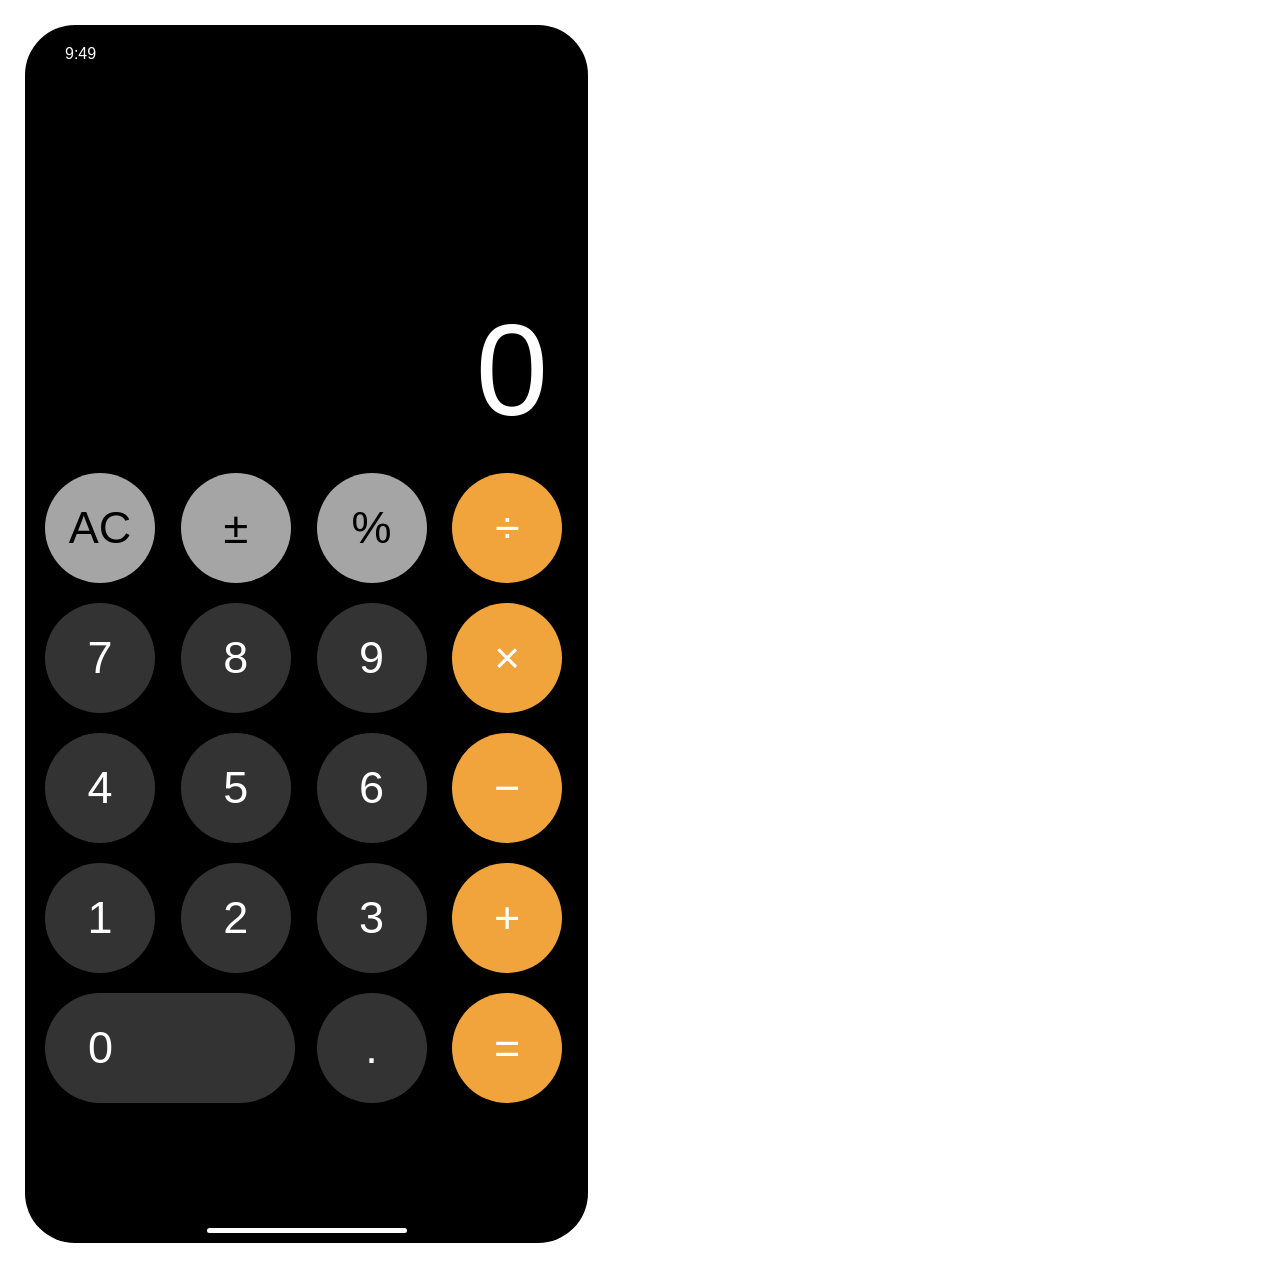
<file: index.html>
<!DOCTYPE html>
<html lang="en">
<head>
    <meta charset="UTF-8">
    <meta name="viewport" content="width=device-width, initial-scale=1.0">
    <title>Apple Calculator</title>
    <link rel="stylesheet" href="./styles.css">
</head>
<body>
    <div class="calculator">
        <div class="top-container">
          <div class="clock">
            <span class="hour"></span>:<span class="minute"></span>
          </div>
        </div>
        <div class="value">0</div>
        <div class="buttons-container">
          <div class="button function ac">AC</div>
          <div class="button function pm">±</div>
          <div class="button function percent">%</div>
          <div class="button operator division">÷</div>
          <div class="button number-7">7</div>
          <div class="button number-8">8</div>
          <div class="button number-9">9</div>
          <div class="button operator multiplication">×</div>
          <div class="button number-4">4</div>
          <div class="button number-5">5</div>
          <div class="button number-6">6</div>
          <div class="button operator subtraction">−</div>
          <div class="button number-1">1</div>
          <div class="button number-2">2</div>
          <div class="button number-3">3</div>
          <div class="button operator addition">+</div>
          <div class="button number-0">0</div>
          <div class="button decimal">.</div>
          <div class="button operator equal">=</div>
        </div>
        <div class="bottom"></div>
      </div>
   
   <script src="./script.js"></script>
  
</body>
</html>
</file>
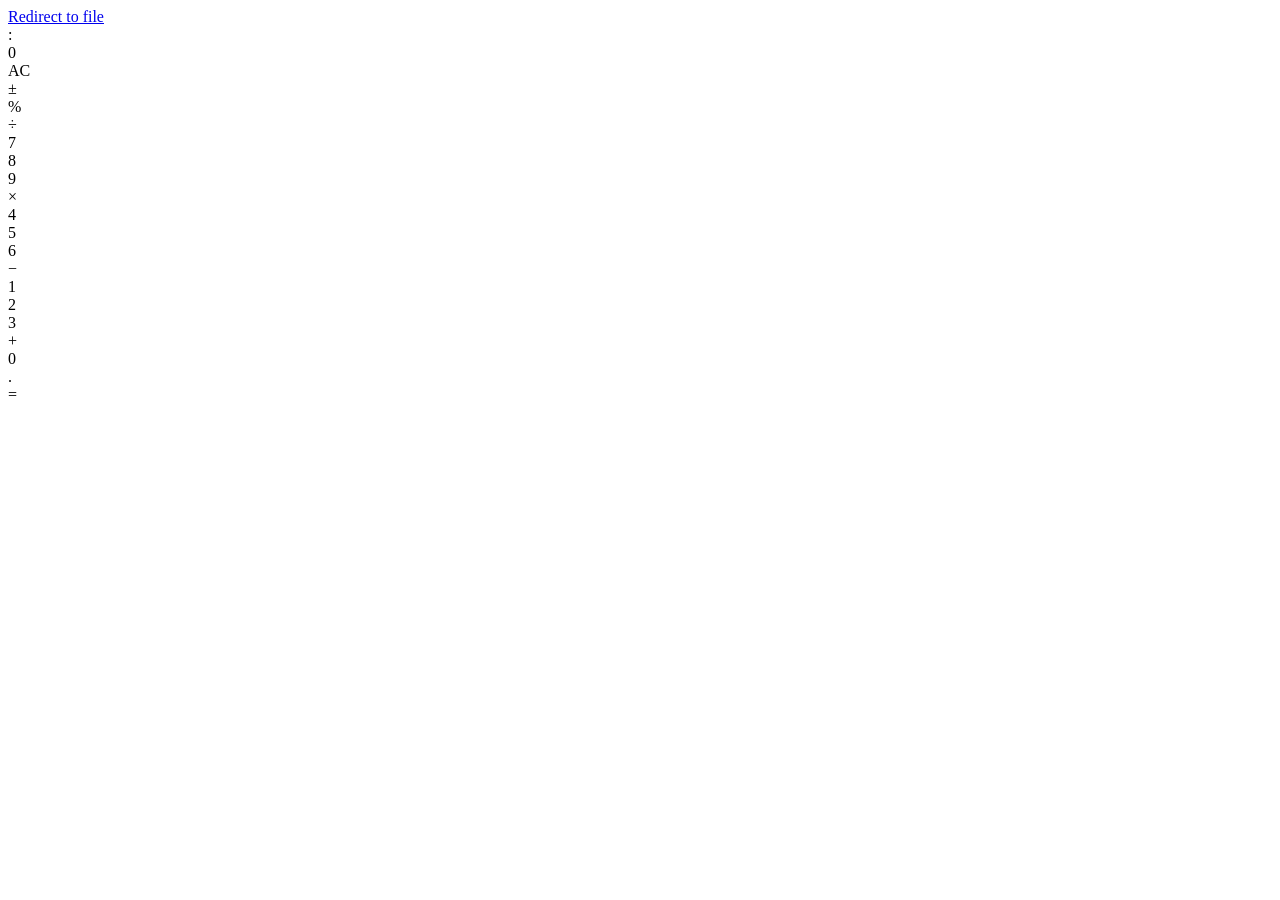
<file: calculate.html>
<!DOCTYPE html>
<html lang="en">
<head>
    <meta charset="UTF-8">
    <meta name="viewport" content="width=device-width, initial-scale=1.0">
    <title>Apple Calculator</title>
    <a href="./styles.css">Redirect to file</a>
</head>
<body>
    <div class="calculator">
        <div class="top-container">
          <div class="clock">
            <span class="hour"></span>:<span class="minute"></span>
          </div>
        </div>
        <div class="value">0</div>
        <div class="buttons-container">
          <div class="button function ac">AC</div>
          <div class="button function pm">±</div>
          <div class="button function percent">%</div>
          <div class="button operator division">÷</div>
          <div class="button number-7">7</div>
          <div class="button number-8">8</div>
          <div class="button number-9">9</div>
          <div class="button operator multiplication">×</div>
          <div class="button number-4">4</div>
          <div class="button number-5">5</div>
          <div class="button number-6">6</div>
          <div class="button operator subtraction">−</div>
          <div class="button number-1">1</div>
          <div class="button number-2">2</div>
          <div class="button number-3">3</div>
          <div class="button operator addition">+</div>
          <div class="button number-0">0</div>
          <div class="button decimal">.</div>
          <div class="button operator equal">=</div>
        </div>
        <div class="bottom"></div>
      </div>
   
   <script window.location.href="./script.js"></script>
</body>
</html>
</file>
<file: styles.css>
* {
    box-sizing: border-box;
    margin: 0;
    padding: 0;
    user-select: none;
  }
  
  body {
    font-family: "Helvetica Neue", sans-serif;
    margin: 25px;
    display: flex;
    
  }
  
  .calculator {
    background: black;
    border-radius: 50px;
    color: white;
    height: 1218px;
    padding: 20px;
    position: relative;
    width: 563px;
    
  }
  
  .top-container {
    display: flex;
    height: 250px;
    justify-content: space-between;
    padding: 0 20px;
  }
  
  .value {
    font-size: 130px;
    font-weight: 300;
    height: 158px;
    margin-bottom: 20px;
    margin-right: 20px;
    text-align: right;
  }
  
  .buttons-container {
    display: grid;
    grid-gap: 20px;
    grid-template-columns: repeat(4, 1fr);
    grid-template-rows: repeat(5, 1fr);
  }
  
  .button {
    align-items: center;
    background: #333;
    border-radius: 50%;
    cursor: pointer;
    display: flex;
    font-size: 45px;
    height: 110px;
    justify-content: center;
    transition: filter .3s;
    width: 110px;
  }
  
  .button.function {
    color: black;
    background: #a5a5a5;
  }
  
  .button.operator {
    background: #f1a33c;
  }
  
  .button.number-0 {
    border-radius: 55px;
    grid-column: 1 / span 2;
    justify-content: flex-start;
    padding-left: 43px;
    width: 250px;
  }
  
  .button:active,
  .button:focus {
    filter: brightness(120%);
  }
  
  .bottom {
    width: 200px;
    height: 5px;
    background: white;
    border-radius: 4px;
    position: absolute;
    bottom: 10px;
    left: 50%;
    transform: translateX(-50%);
  }
</file>
